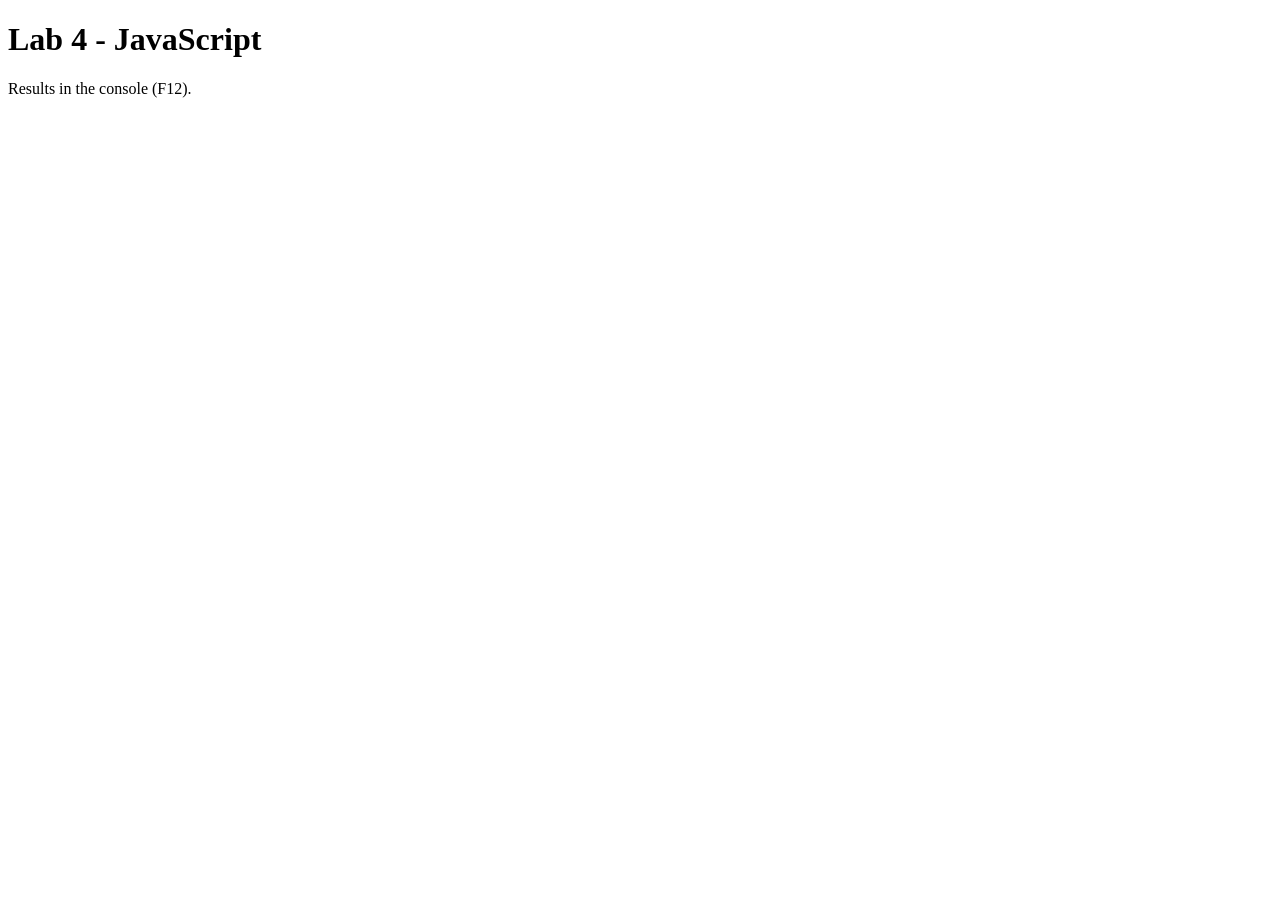
<file: lab4-js/index.html>
<!DOCTYPE html>
<html lang="en">
<head>
<meta charset="UTF-8">
<title>Lab 4 - JavaScript</title>
<script src="js/main.js" defer></script>
</head>
<body>
<h1>Lab 4 - JavaScript</h1>
<p>Results in the console (F12).</p>
</body>
</html>
</file>
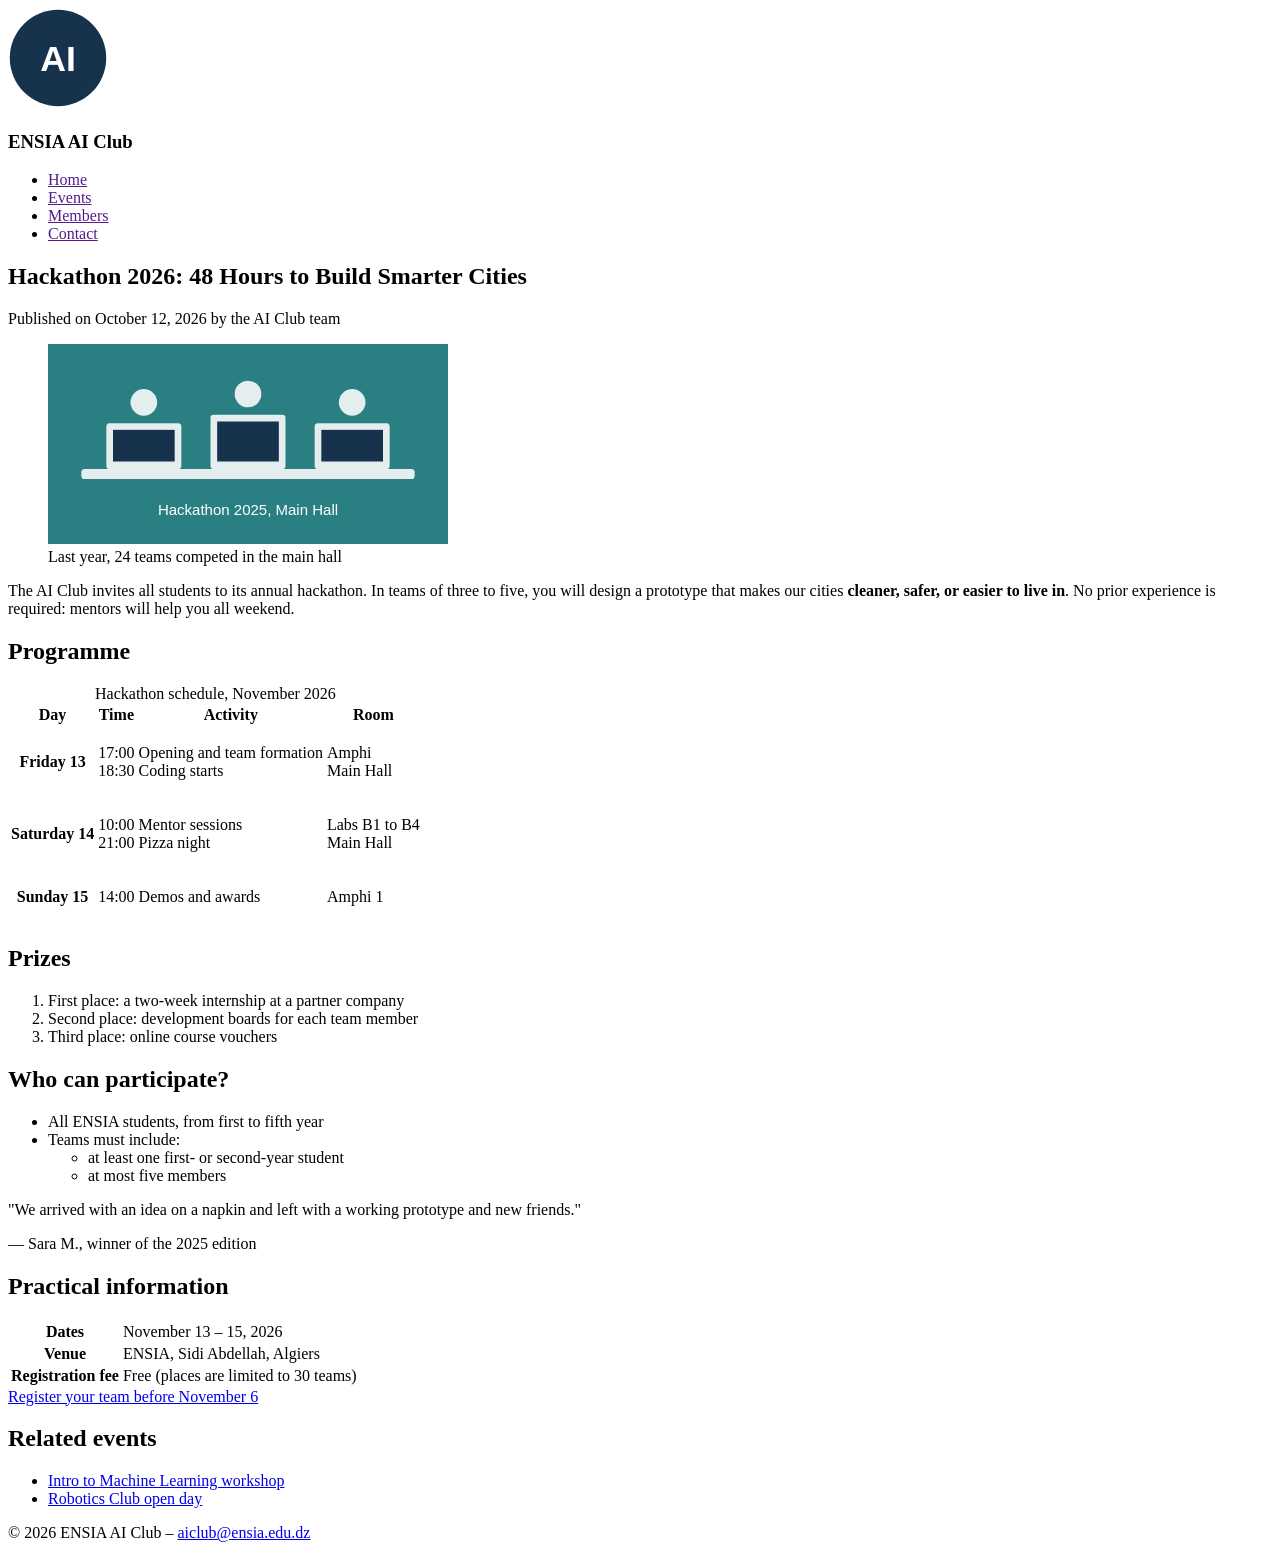
<file: lab2-html/part-b-hackathon/index.html>
<!DOCTYPE html>
<html lang="en">
<head>
  <meta charset="UTF-8">
  <meta name="viewport" content="width=device-width, initial-scale=1">
  <title>ENSIA AI Club</title>
  <link rel="icon" href="logo.svg">
  <meta name="description" content="Find all the information about ENSIA AI Club">
</head>
<body>
  <header>
    <img src="logo.svg" alt="ENSIA AI Club's logo" width="100" height="100">
    <h3>ENSIA AI Club</h3>
    <ul>
      <li><a href="">Home</a></li>
      <li><a href="">Events</a></li>
      <li><a href="">Members</a></li>
      <li><a href="">Contact</a></li>
    </ul>
  </header>

  <main>
    <section>
      <h1>Hackathon 2026: 48 Hours to Build Smarter Cities</h1>
      <p>Published on October 12, 2026 by the AI Club team</p>

      <figure>
        <img src="hackathon.svg" height="200" width="400" alt="Hackathon's picture">
        <figcaption>Last year, 24 teams competed in the main hall</figcaption>
      </figure>

      <p>
        The AI Club invites all students to its annual hackathon. In teams of three
        to five, you will design a prototype that makes our cities
        <strong>cleaner, safer, or easier to live in</strong>.
        No prior experience is required: mentors will help you all weekend.<br>
      </p>
    </section>

    <section>
      <h2>Programme</h2>
      <table>
        <caption>Hackathon schedule, November 2026</caption>
        <thead>
          <tr>
            <th scope="col">Day</th>
            <th scope="col">Time</th>
            <th scope="col">Activity</th>
            <th scope="col">Room</th>
          </tr>
        </thead>
        <tbody>
          <tr>
            <th scope="row">Friday 13</th>
            <td><p>17:00<br>18:30</p></td>
            <td><p>Opening and team formation<br>Coding starts</p></td>
            <td><p>Amphi<br>Main Hall</p></td>
          </tr>
          <tr>
            <th scope="row">Saturday 14</th>
            <td><p>10:00<br>21:00</p></td>
            <td><p>Mentor sessions<br>Pizza night</p></td>
            <td><p>Labs B1 to B4<br>Main Hall</p></td>
          </tr>
          <tr>
            <th scope="row">Sunday 15</th>
            <td><p>14:00</p></td>
            <td><p>Demos and awards</p></td>
            <td><p>Amphi 1</p></td>
          </tr>
        </tbody>
      </table>
    </section>

    <section>
      <h2>Prizes</h2>
      <ol>
        <li>First place: a two-week internship at a partner company</li>
        <li>Second place: development boards for each team member</li>
        <li>Third place: online course vouchers</li>
      </ol>
    </section>

    <section>
      <h2>Who can participate?</h2>
      <ul>
        <li>All ENSIA students, from first to fifth year</li>
        <li>
          Teams must include:
          <ul>
            <li>at least one first- or second-year student</li>
            <li>at most five members</li>
          </ul>
        </li>
      </ul>

      <p>"We arrived with an idea on a napkin and left with a working prototype and new friends."</p>
      <p>&mdash; Sara M., winner of the 2025 edition</p>
    </section>

    <section>
      <h2>Practical information</h2>
      <table>
        <tbody>
          <tr>
            <th scope="row">Dates</th>
            <td>November 13 &ndash; 15, 2026</td>
          </tr>
          <tr>
            <th scope="row">Venue</th>
            <td>ENSIA, Sidi Abdellah, Algiers</td>
          </tr>
          <tr>
            <th scope="row">Registration fee</th>
            <td>Free (places are limited to 30 teams)</td>
          </tr>
        </tbody>
      </table>
      <a href="#">Register your team before November 6</a>
    </section>

    <section>
      <h2>Related events</h2>
      <ul>
        <li><a href="#">Intro to Machine Learning workshop</a></li>
        <li><a href="#">Robotics Club open day</a></li>
      </ul>
    </section>
  </main>

  <footer>
    <p>&copy; 2026 ENSIA AI Club &ndash; <a href="mailto:aiclub@ensia.edu.dz">aiclub@ensia.edu.dz</a></p>
  </footer>
</body>
</html>
</file>
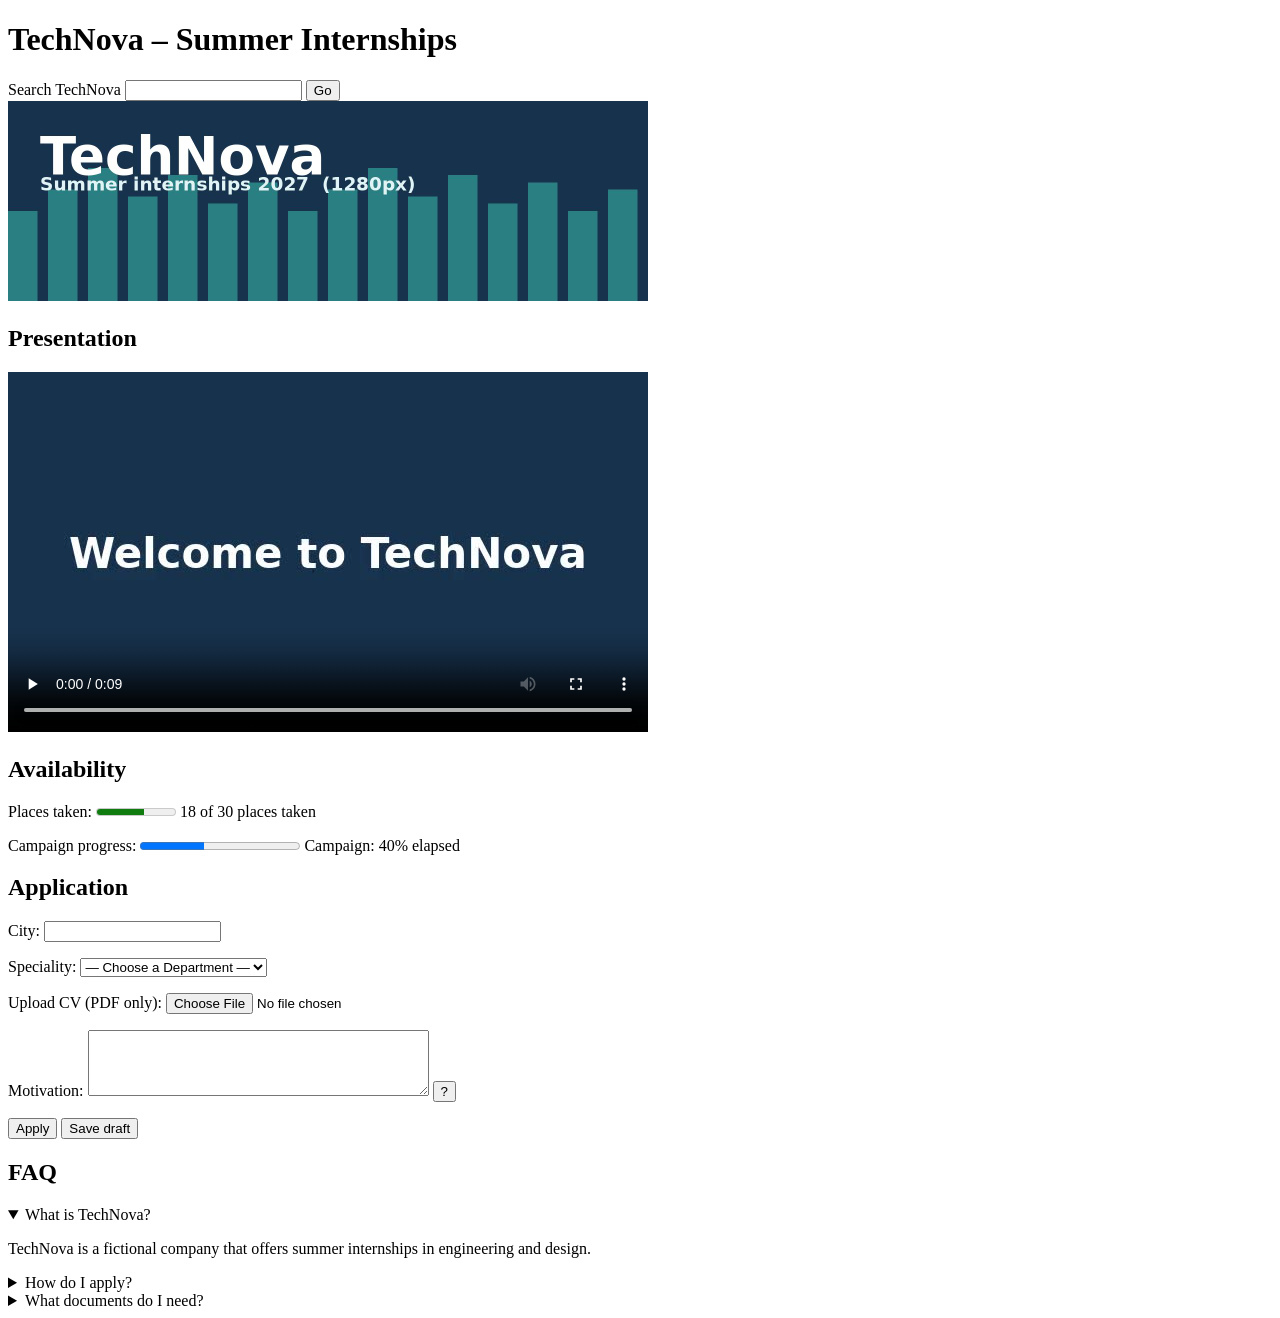
<file: lab2-html/part-c-application/index.html>
<!DOCTYPE html>
<html lang="en">

<head>
  <meta charset="UTF-8">
  <meta name="viewport" content="width=device-width, initial-scale=1">
  <title>TechNova &ndash; Summer Internships</title>
</head>

<body>

  <header>
    <h1>TechNova &ndash; Summer Internships</h1>

    <search>
      <form action="https://httpbin.org/get" method="get">
        <label for="search-input">Search TechNova</label>
        <input type="search" id="search-input" name="q">
        <button type="submit">Go</button>
      </form>
    </search>

    <picture>
      <source media="(min-width: 800px)" srcset="media/banner-1280.jpg">
      <img src="media/banner-640.jpg"
           alt="TechNova summer internship banner"
           loading="lazy"
           width="640" height="200">
    </picture>
  </header>

  <main>

    <section>
      <h2>Presentation</h2>
      <video controls
             poster="media/poster.jpg"
             width="640" height="360">
        <source src="media/presentation.webm" type="video/webm">
        <source src="media/presentation.mp4"  type="video/mp4">

        <track kind="captions"
               src="media/captions-en.vtt"
               srclang="en"
               label="English"
               default>

        <p>
          Your browser cannot play this video.
          <a href="media/presentation.mp4">Download the presentation</a>.
        </p>
      </video>
    </section>

    <section>
      <h2>Availability</h2>

      <p>
        <label for="places-meter">Places taken:</label>
        <meter id="places-meter" value="18" min="0" max="30">18 out of 30</meter>
        <span>18 of 30 places taken</span>
      </p>

      <p>
        <label for="campaign-progress">Campaign progress:</label>
        <progress id="campaign-progress" value="40" max="100">40%</progress>
        <span>Campaign: 40% elapsed</span>
      </p>
    </section>

    <section>
      <h2>Application</h2>

      <form action="https://httpbin.org/post"
            method="post"
            enctype="multipart/form-data">

        <p>
          <label for="city-input">City:</label>
          <input type="text" id="city-input" name="city" list="cities-list">
          <datalist id="cities-list">
            <option value="Algiers"></option>
            <option value="Oran"></option>
            <option value="Constantine"></option>
            <option value="Annaba"></option>
          </datalist>
        </p>

        <p>
          <label for="speciality-select">Speciality:</label>
          <select id="speciality-select" name="speciality" required>
            <option value="" disabled selected>&mdash; Choose a Department &mdash;</option>
            <optgroup label="Engineering">
              <option value="software">Software Engineering</option>
              <option value="hardware">Hardware Engineering</option>
            </optgroup>
            <optgroup label="Design">
              <option value="ui">UI Design</option>
              <option value="ux">UX Design</option>
            </optgroup>
          </select>
        </p>

        <p>
          <label for="cv-upload">Upload CV (PDF only):</label>
          <input type="file" id="cv-upload" name="cv" accept=".pdf">
        </p>

        <p>
          <label for="motivation-text">Motivation:</label>
          <textarea id="motivation-text" name="motivation" rows="4" cols="40"></textarea>

          <button type="button"
                  popovertarget="help-popover"
                  aria-label="Help about the motivation field">?</button>
        </p>

        <div id="help-popover" popover>
          <p>Tell us in a few sentences why you want to join TechNova
             and what you hope to learn during the internship.</p>
        </div>

        <input type="hidden" name="source" value="lab2">

        <p>
          <button type="submit">Apply</button>
          <button type="submit"
                  formnovalidate
                  formaction="https://httpbin.org/anything">
            Save draft
          </button>
        </p>

      </form>
    </section>

    <section>
      <h2>FAQ</h2>

      <details name="faq" open>
        <summary>What is TechNova?</summary>
        <p>TechNova is a fictional company that offers summer internships
           in engineering and design.</p>
      </details>

      <details name="faq">
        <summary>How do I apply?</summary>
        <p>Fill in the quick application form above and upload your CV as a PDF.</p>
      </details>

      <details name="faq">
        <summary>What documents do I need?</summary>
        <p>Only a PDF version of your CV is required.</p>
      </details>
    </section>

  </main>
</body>
</html>
</file>
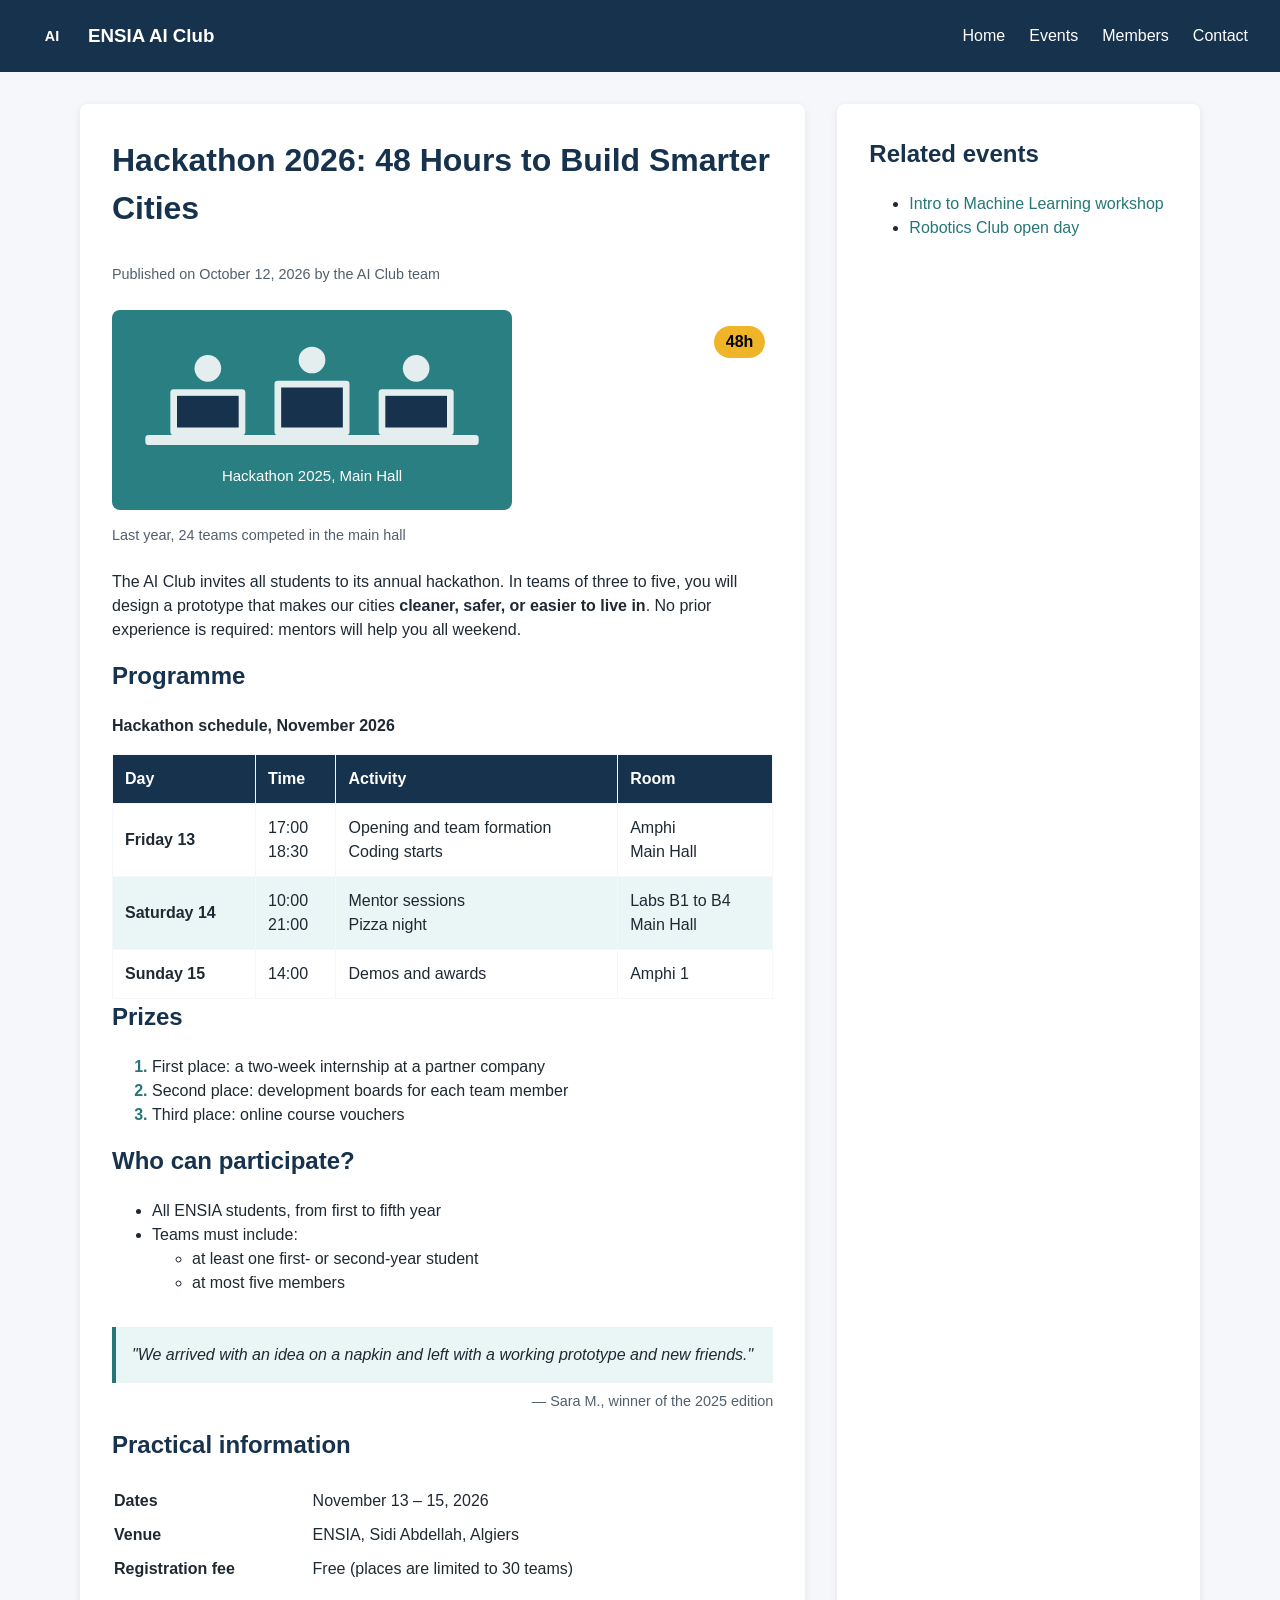
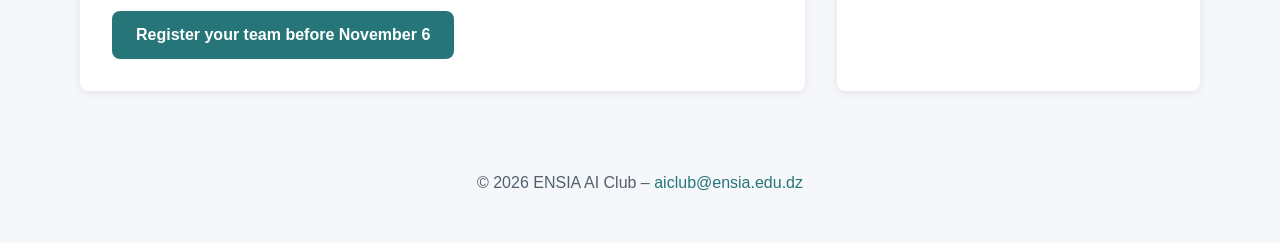
<file: lab3-css/part-b-hackathon/index.html>
<!DOCTYPE html>
<html lang="en">
<head>
  <meta charset="UTF-8">
  <meta name="viewport" content="width=device-width, initial-scale=1">
  <title>ENSIA AI Club</title>
  <link rel="stylesheet" href="css/style.css">
  <link rel="icon" href="logo.svg">
  <meta name="description" content="Find all the information about ENSIA AI Club">
</head>
<body>
  <header>
    <div class="logo-area">
      <img src="logo.svg" alt="ENSIA AI Club's logo" width="40" height="40">
      <h3>ENSIA AI Club</h3>
    </div>
    <nav>
      <ul>
        <li><a href="#">Home</a></li>
        <li><a href="#">Events</a></li>
        <li><a href="#">Members</a></li>
        <li><a href="#">Contact</a></li>
      </ul>
    </nav>
  </header>

  <main class="page">
    <!-- THE ARTICLE -->
    <article class="card">
      <section>
        <h1>Hackathon 2026: 48 Hours to Build Smarter Cities</h1>
        <p class="meta">Published on October 12, 2026 by the AI Club team</p>

        <figure>
          <img src="hackathon.svg" height="200" width="400" alt="Hackathon's picture">
          <figcaption>Last year, 24 teams competed in the main hall</figcaption>
        </figure>

        <p>
          The AI Club invites all students to its annual hackathon. In teams of three
          to five, you will design a prototype that makes our cities
          <strong>cleaner, safer, or easier to live in</strong>.
          No prior experience is required: mentors will help you all weekend.
        </p>
      </section>

      <section>
        <h2>Programme</h2>
        <table class="schedule-table">
          <caption>Hackathon schedule, November 2026</caption>
          <thead>
            <tr>
              <th scope="col">Day</th>
              <th scope="col">Time</th>
              <th scope="col">Activity</th>
              <th scope="col">Room</th>
            </tr>
          </thead>
          <tbody>
            <tr>
              <th scope="row">Friday 13</th>
              <td>17:00<br>18:30</td>
              <td>Opening and team formation<br>Coding starts</td>
              <td>Amphi<br>Main Hall</td>
            </tr>
            <tr>
              <th scope="row">Saturday 14</th>
              <td>10:00<br>21:00</td>
              <td>Mentor sessions<br>Pizza night</td>
              <td>Labs B1 to B4<br>Main Hall</td>
            </tr>
            <tr>
              <th scope="row">Sunday 15</th>
              <td>14:00</td>
              <td>Demos and awards</td>
              <td>Amphi 1</td>
            </tr>
          </tbody>
        </table>
      </section>

      <section>
        <h2>Prizes</h2>
        <ol class="prizes">
          <li>First place: a two-week internship at a partner company</li>
          <li>Second place: development boards for each team member</li>
          <li>Third place: online course vouchers</li>
        </ol>
      </section>

      <section>
        <h2>Who can participate?</h2>
        <ul>
          <li>All ENSIA students, from first to fifth year</li>
          <li>
            Teams must include:
            <ul>
              <li>at least one first- or second-year student</li>
              <li>at most five members</li>
            </ul>
          </li>
        </ul>
        <blockquote>
          <p>"We arrived with an idea on a napkin and left with a working prototype and new friends."</p>
        </blockquote>
        <p class="author">&mdash; Sara M., winner of the 2025 edition</p>
      </section>

      <section>
        <h2>Practical information</h2>
        <table class="info-table">
          <tbody>
            <tr>
              <th scope="row">Dates</th>
              <td>November 13 &ndash; 15, 2026</td>
            </tr>
            <tr>
              <th scope="row">Venue</th>
              <td>ENSIA, Sidi Abdellah, Algiers</td>
            </tr>
            <tr>
              <th scope="row">Registration fee</th>
              <td>Free (places are limited to 30 teams)</td>
            </tr>
          </tbody>
        </table>
        <a href="#" class="btn">Register your team before November 6</a>
      </section>
    </article>

    <!-- THE ASIDE -->
    <aside class="card">
      <h2>Related events</h2>
      <ul>
        <li><a href="#">Intro to Machine Learning workshop</a></li>
        <li><a href="#">Robotics Club open day</a></li>
      </ul>
    </aside>
  </main>

  <footer>
    <p>&copy; 2026 ENSIA AI Club &ndash; <a href="mailto:aiclub@ensia.edu.dz">aiclub@ensia.edu.dz</a></p>
  </footer>
</body>
</html>
</file>
<file: lab3-css/part-b-hackathon/css/style.css>
:root {
  --color-primary: #17324D;
  --color-accent: #267679;
  --color-accent-light: hsl(182 40% 94%);
  --color-bg: #F5F7FA;
  --color-surface: #FFFFFF;
  --color-text: #1F2933;
  --color-muted: #52606D;
  --color-highlight: #F0B429;
  --radius: 8px;
  --shadow: 0 2px 8px rgb(0 0 0 / 0.08);
}

*, *::before, *::after {
  box-sizing: border-box;
}



body {
  background-color: var(--color-bg);
  font-family:   sans-serif;
  color: var(--color-text);
  line-height: 1.5;
    margin: 0;

}

h1, h2 {
  color: var(--color-primary);
    margin-top: 0;

}

h1 { font-size: 2rem; }
h2 { font-size: 1.5rem; }

a {
  color: var(--color-accent);
  text-decoration: none;
}

header {
  position: sticky;
  top: 0;
  z-index: 10;
  display: flex;
  justify-content: space-between;
  align-items: center;
  padding: 1rem 2rem;
  background-color: var(--color-primary);
  color: var(--color-surface);
}

.logo-area {
  display: flex;
  align-items: center;
  gap: 1rem;
}

.logo-area h3 {
  color: var(--color-surface);
  margin: 0;
}

nav ul {
  display: flex;
  gap: 1.5rem;
  list-style: none;
  margin: 0;
  padding: 0;
}

nav a {
  color: var(--color-surface);
}

nav a:hover, nav a:focus-visible {
  text-decoration: underline;
  text-decoration-color: var(--color-accent-light);
}

main {
  display: grid;
  grid-template-columns: 2fr 1fr; 
  gap: 2rem;
  width: min(100% - 2rem, 70rem);
  margin: 2rem auto;
}

.card {
  background-color: var(--color-surface);
  padding: 2rem;
  border-radius: var(--radius);
  box-shadow: var(--shadow);
}

figure {
  position: relative;
  margin: 1.5rem 0;
}

figure::after {
  content: "48h";
  position: absolute;
  top: 1rem;
  right: 0.5rem;
  background-color: var(--color-highlight);
  color: #000;
  padding: 0.25rem 0.75rem;
  border-radius: 99px;
  font-weight: bold;
}

figure img {
  max-width: 100%;
  height: auto;
  border-radius: var(--radius);
}

figure figcaption {
  color: var(--color-muted);
  font-size: 0.9rem;
  margin-top: 0.5rem;
}

.meta {
  color: var(--color-muted);
  font-size: 0.9rem;
}

.schedule-table {
  width: 100%;
  border-collapse: collapse;
  margin-top: 1rem;
}

.schedule-table caption {
  text-align: left;
  font-weight: bold;
  margin-bottom: 1rem;
}

.schedule-table th, 
.schedule-table td {
  border: 1px solid var(--color-bg);
  padding: 0.75rem;
  text-align: left;
}

.schedule-table thead th {
  background-color: var(--color-primary);
  color: var(--color-surface);
}

.schedule-table tbody tr:nth-child(even) {
  background-color: var(--color-accent-light);
}

.prizes li::marker {
  color: var(--color-accent);
  font-weight: bold;
}

blockquote {
  border-left: 4px solid var(--color-accent);
  background-color: var(--color-accent-light);
  padding: 1rem;
  margin: 2rem 0 0 0;
}

blockquote p {
  margin: 0;
  font-style: italic;
}

blockquote + p {
  text-align: right;
  color: var(--color-muted);
  font-size: 0.9rem;
  margin-top: 0.5rem;
}

.info-table {
  width: 100%;
  margin-bottom: 1.5rem;
}

.info-table th {
  text-align: left;
  width: 30%;
  padding: 0.25rem 0;
}

.info-table td {
  padding: 0.25rem 0;
}

.btn {
  display: inline-block;
  background-color: var(--color-accent);
  color: var(--color-surface);
  padding: 0.75rem 1.5rem;
  border-radius: var(--radius);
  font-weight: bold;
  transition: background-color 0.3s ease;
}

.btn:hover {
  background-color: var(--color-primary);
}

footer {
  text-align: center;
  padding: 2rem;
  color: var(--color-muted);
}
</file>
